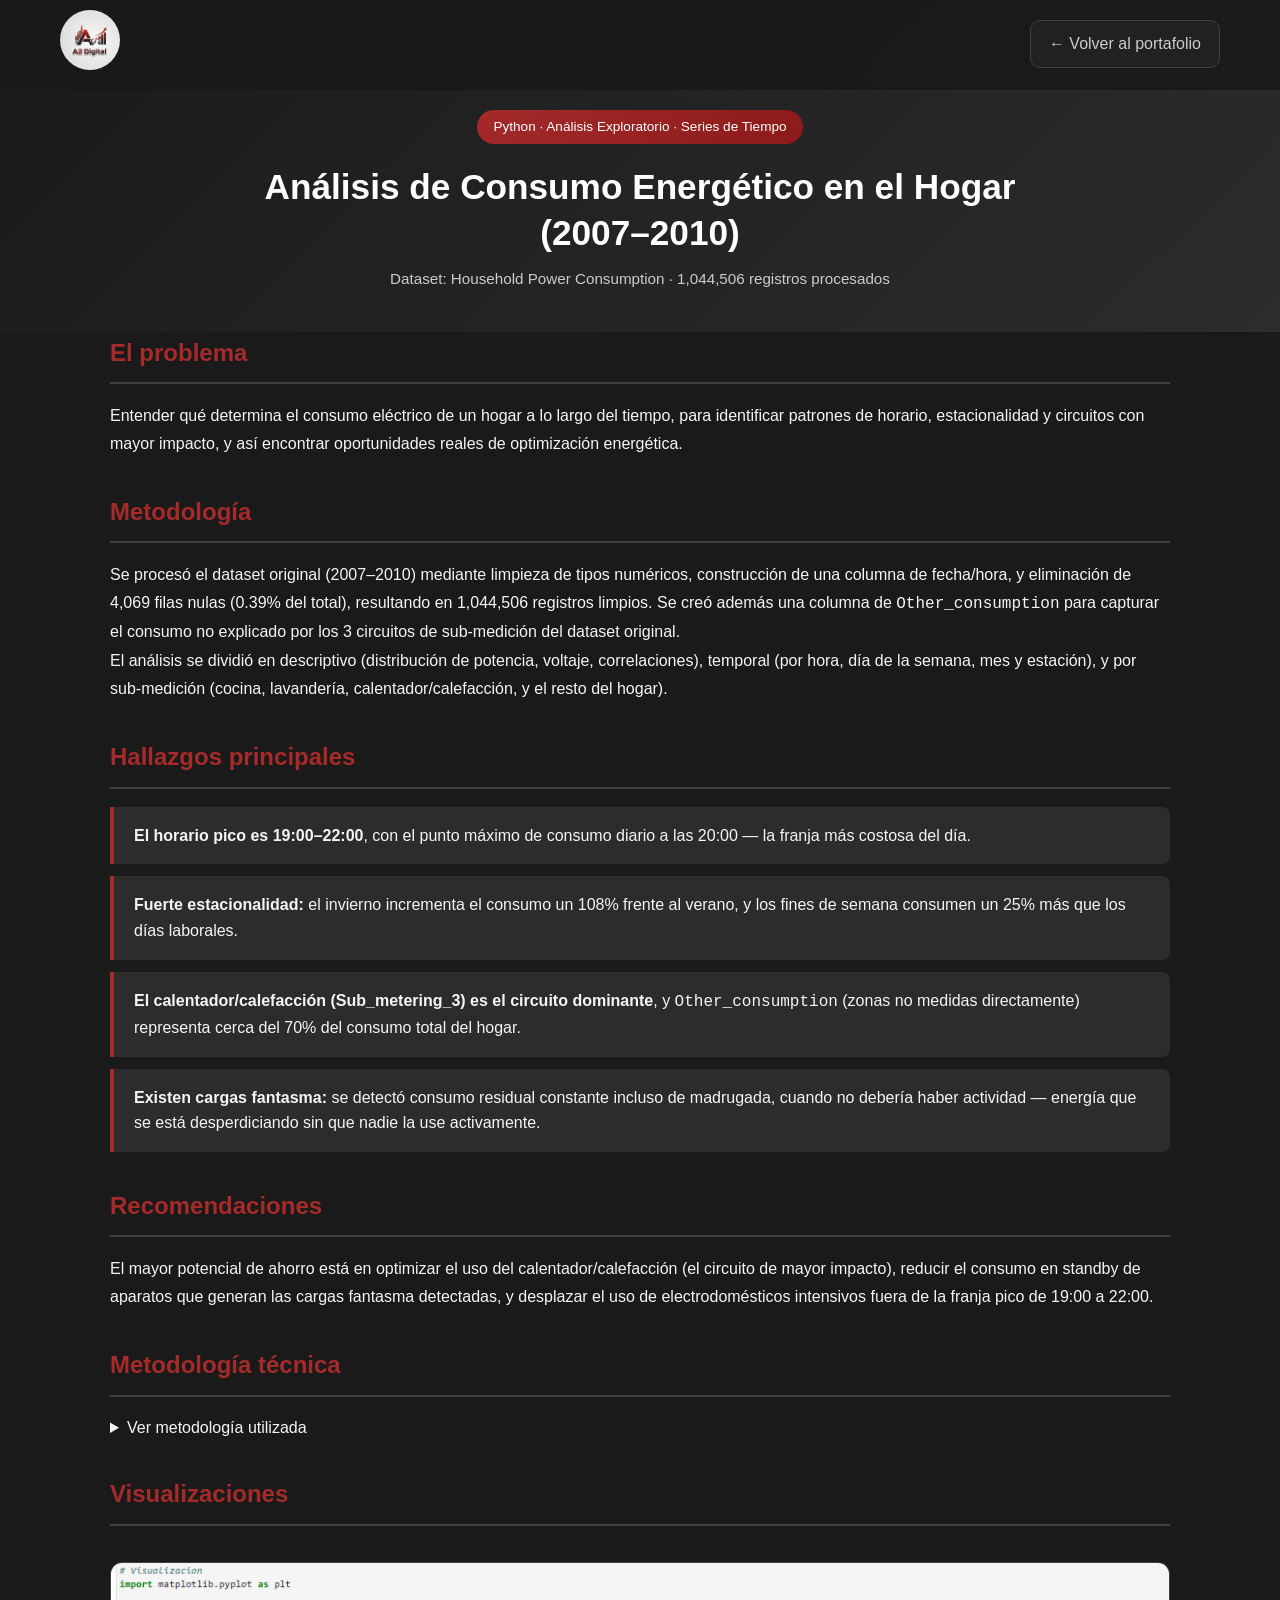
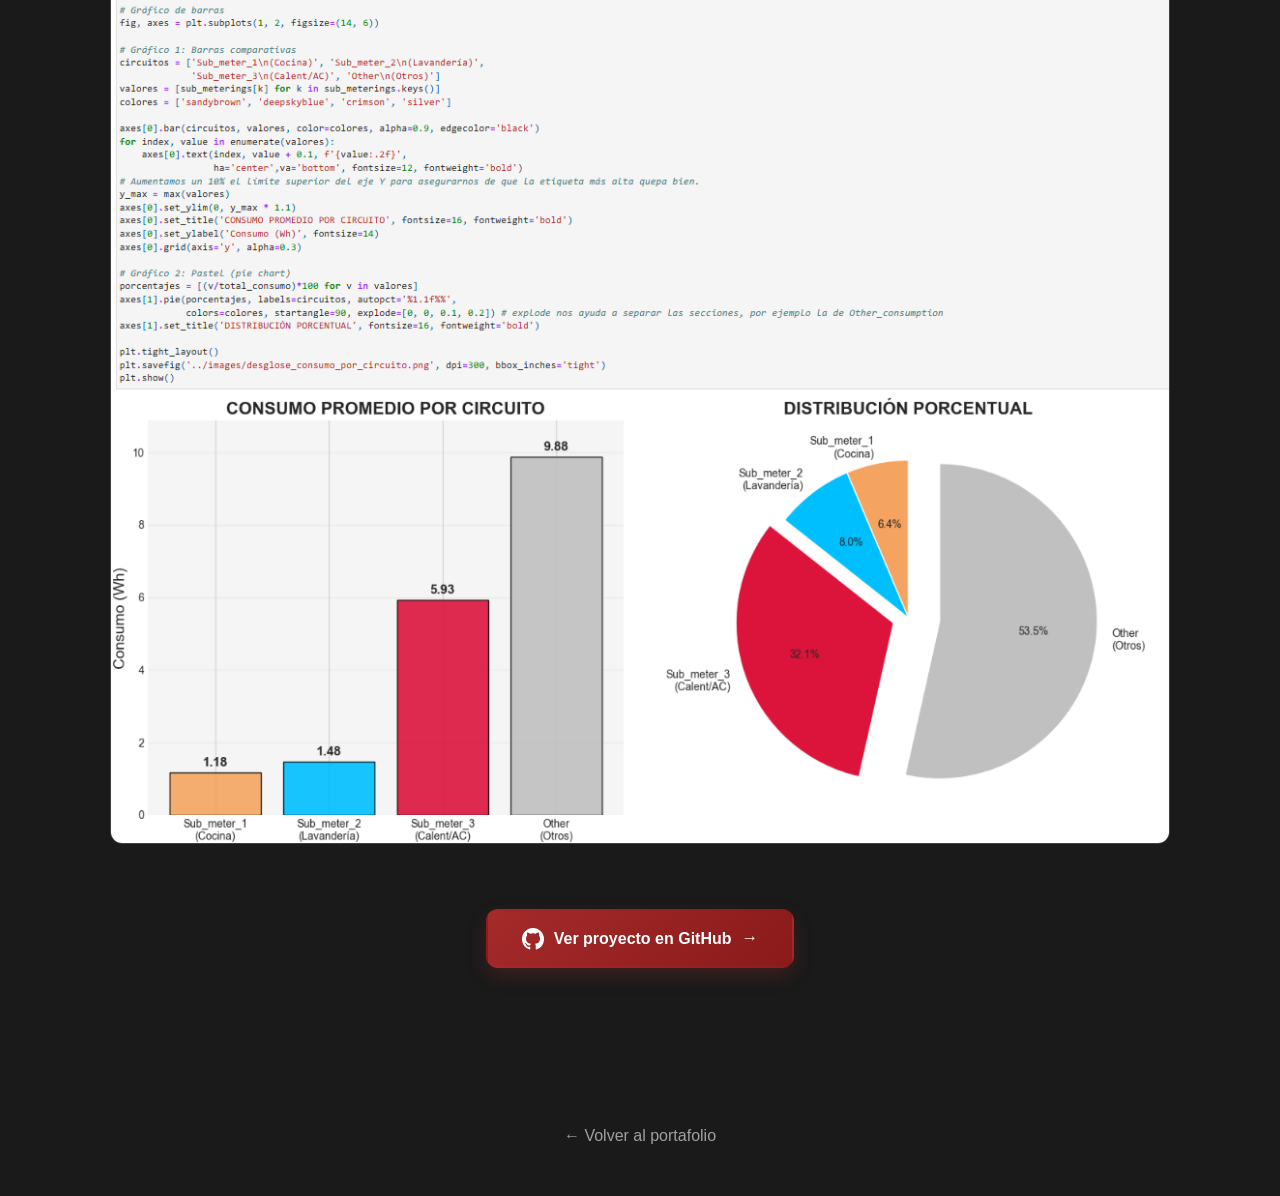
<file: project/consumo-energetico.html>
<!doctype html>
<html lang="es">
  <head>
    <meta charset="UTF-8" />
    <meta name="viewport" content="width=device-width, initial-scale=1.0" />
    <title>Análisis de Consumo Energético | Andrés Aranguren</title>
    <link rel="stylesheet" href="../assets/css/variable.css" />
    <link rel="stylesheet" href="../assets/css/case-study.css" />
  </head>
  <body>
    <nav class="navbar">
      <div class="container nav-container">
        <div class="logo">
          <img src="../assets/images/logo.png" alt="Logo" />
        </div>

        <a href="../index.html#projects" class="back-link">
          ← Volver al portafolio
        </a>
      </div>
    </nav>

    <header class="case-header">
      <div class="container">
        <span class="case-tag"
          >Python · Análisis Exploratorio · Series de Tiempo</span
        >
        <h1>Análisis de Consumo Energético en el Hogar (2007–2010)</h1>
        <p class="case-subtitle">
          Dataset: Household Power Consumption · 1,044,506 registros procesados
        </p>
      </div>
    </header>

    <main class="container case-content">
      <section class="case-section">
        <h2>El problema</h2>
        <p>
          Entender qué determina el consumo eléctrico de un hogar a lo largo del
          tiempo, para identificar patrones de horario, estacionalidad y
          circuitos con mayor impacto, y así encontrar oportunidades reales de
          optimización energética.
        </p>
      </section>

      <section class="case-section">
        <h2>Metodología</h2>
        <p>
          Se procesó el dataset original (2007–2010) mediante limpieza de tipos
          numéricos, construcción de una columna de fecha/hora, y eliminación de
          4,069 filas nulas (0.39% del total), resultando en 1,044,506 registros
          limpios. Se creó además una columna de
          <code>Other_consumption</code> para capturar el consumo no explicado
          por los 3 circuitos de sub-medición del dataset original.
        </p>
        <p>
          El análisis se dividió en descriptivo (distribución de potencia,
          voltaje, correlaciones), temporal (por hora, día de la semana, mes y
          estación), y por sub-medición (cocina, lavandería,
          calentador/calefacción, y el resto del hogar).
        </p>
      </section>

      <section class="case-section">
        <h2>Hallazgos principales</h2>
        <ul class="findings-list">
          <li>
            <strong>El horario pico es 19:00–22:00</strong>, con el punto máximo
            de consumo diario a las 20:00 — la franja más costosa del día.
          </li>
          <li>
            <strong>Fuerte estacionalidad:</strong> el invierno incrementa el
            consumo un 108% frente al verano, y los fines de semana consumen un
            25% más que los días laborales.
          </li>
          <li>
            <strong
              >El calentador/calefacción (Sub_metering_3) es el circuito
              dominante</strong
            >, y <code>Other_consumption</code> (zonas no medidas directamente)
            representa cerca del 70% del consumo total del hogar.
          </li>
          <li>
            <strong>Existen cargas fantasma:</strong> se detectó consumo
            residual constante incluso de madrugada, cuando no debería haber
            actividad — energía que se está desperdiciando sin que nadie la use
            activamente.
          </li>
        </ul>
      </section>

      <section class="case-section">
        <h2>Recomendaciones</h2>
        <p>
          El mayor potencial de ahorro está en optimizar el uso del
          calentador/calefacción (el circuito de mayor impacto), reducir el
          consumo en standby de aparatos que generan las cargas fantasma
          detectadas, y desplazar el uso de electrodomésticos intensivos fuera
          de la franja pico de 19:00 a 22:00.
        </p>
      </section>

      <section class="case-section">
        <h2>Metodología técnica</h2>

        <details>
          <summary>Ver metodología utilizada</summary>

          <br />

          <p>
            Se cargó el dataset original y se convirtieron las columnas
            numéricas a <code>float64</code>, construyendo una columna
            <code>Datetime</code>
            a partir de los campos de fecha y hora para permitir el análisis
            temporal.
          </p>

          <p>
            Se identificaron y eliminaron 4,069 filas con valores nulos (0.39%
            del total), quedando 1,044,506 registros limpios. Se creó además la
            columna <code>Other_consumption</code> restando la suma de los 3
            circuitos de sub-medición del consumo total, para poder cuantificar
            el consumo no explicado directamente por esos circuitos.
          </p>

          <p>
            El análisis combinó estadística descriptiva (distribución de
            potencia, voltaje, matriz de correlación), análisis temporal (por
            hora, día, mes y estación) y comparación entre circuitos de
            sub-medición para identificar el de mayor impacto.
          </p>
        </details>
      </section>

      <section class="case-section">
        <h2>Visualizaciones</h2>
        <img
          src="../assets/images/projects/consumo-energetico.png"
          alt="Visualizaciones de consumo energético"
          class="case-image"
        />
      </section>

      <section class="case-section case-links">
        <div class="case-actions">
          <a
            href="https://github.com/a2-digital/HouseHold_Power_Consumption.git"
            target="_blank"
            class="github-btn"
          >
            <svg
              xmlns="http://www.w3.org/2000/svg"
              width="22"
              height="22"
              fill="currentColor"
              viewBox="0 0 16 16"
            >
              <path
                d="M8 0C3.58 0 0 3.58 0 8a8.013 8.013 0 005.47 7.59c.4.07.55-.17.55-.38
                  0-.19-.01-.82-.01-1.49-2.01.37-2.53-.49-2.69-.94-.09-.23-.48-.94-.82-1.13
                  -.28-.15-.68-.52-.01-.53.63-.01 1.08.58 1.23.82.72 1.21
                  1.87.87 2.33.66.07-.52.28-.87.5-1.07-1.78-.2-3.64-.89-3.64-3.95
                  0-.87.31-1.59.82-2.15-.08-.2-.36-1.02.08-2.12
                  0 0 .67-.21 2.2.82a7.59 7.59 0 014 0c1.53-1.04
                  2.2-.82 2.2-.82.44 1.1.16 1.92.08 2.12.51.56.82
                  1.27.82 2.15 0 3.07-1.87 3.75-3.65 3.95.29.25.54.73.54
                  1.48 0 1.07-.01 1.93-.01 2.2 0 .21.15.46.55.38A8.013
                  8.013 0 0016 8c0-4.42-3.58-8-8-8z"
              />
            </svg>

            <span>Ver proyecto en GitHub</span>
          </a>
        </div>
      </section>
    </main>

    <footer class="case-footer">
      <div class="container text-center">
        <a href="../index.html#projects" class="btn-back">
          ← Volver al portafolio
        </a>
      </div>
    </footer>
  </body>
</html>
</file>
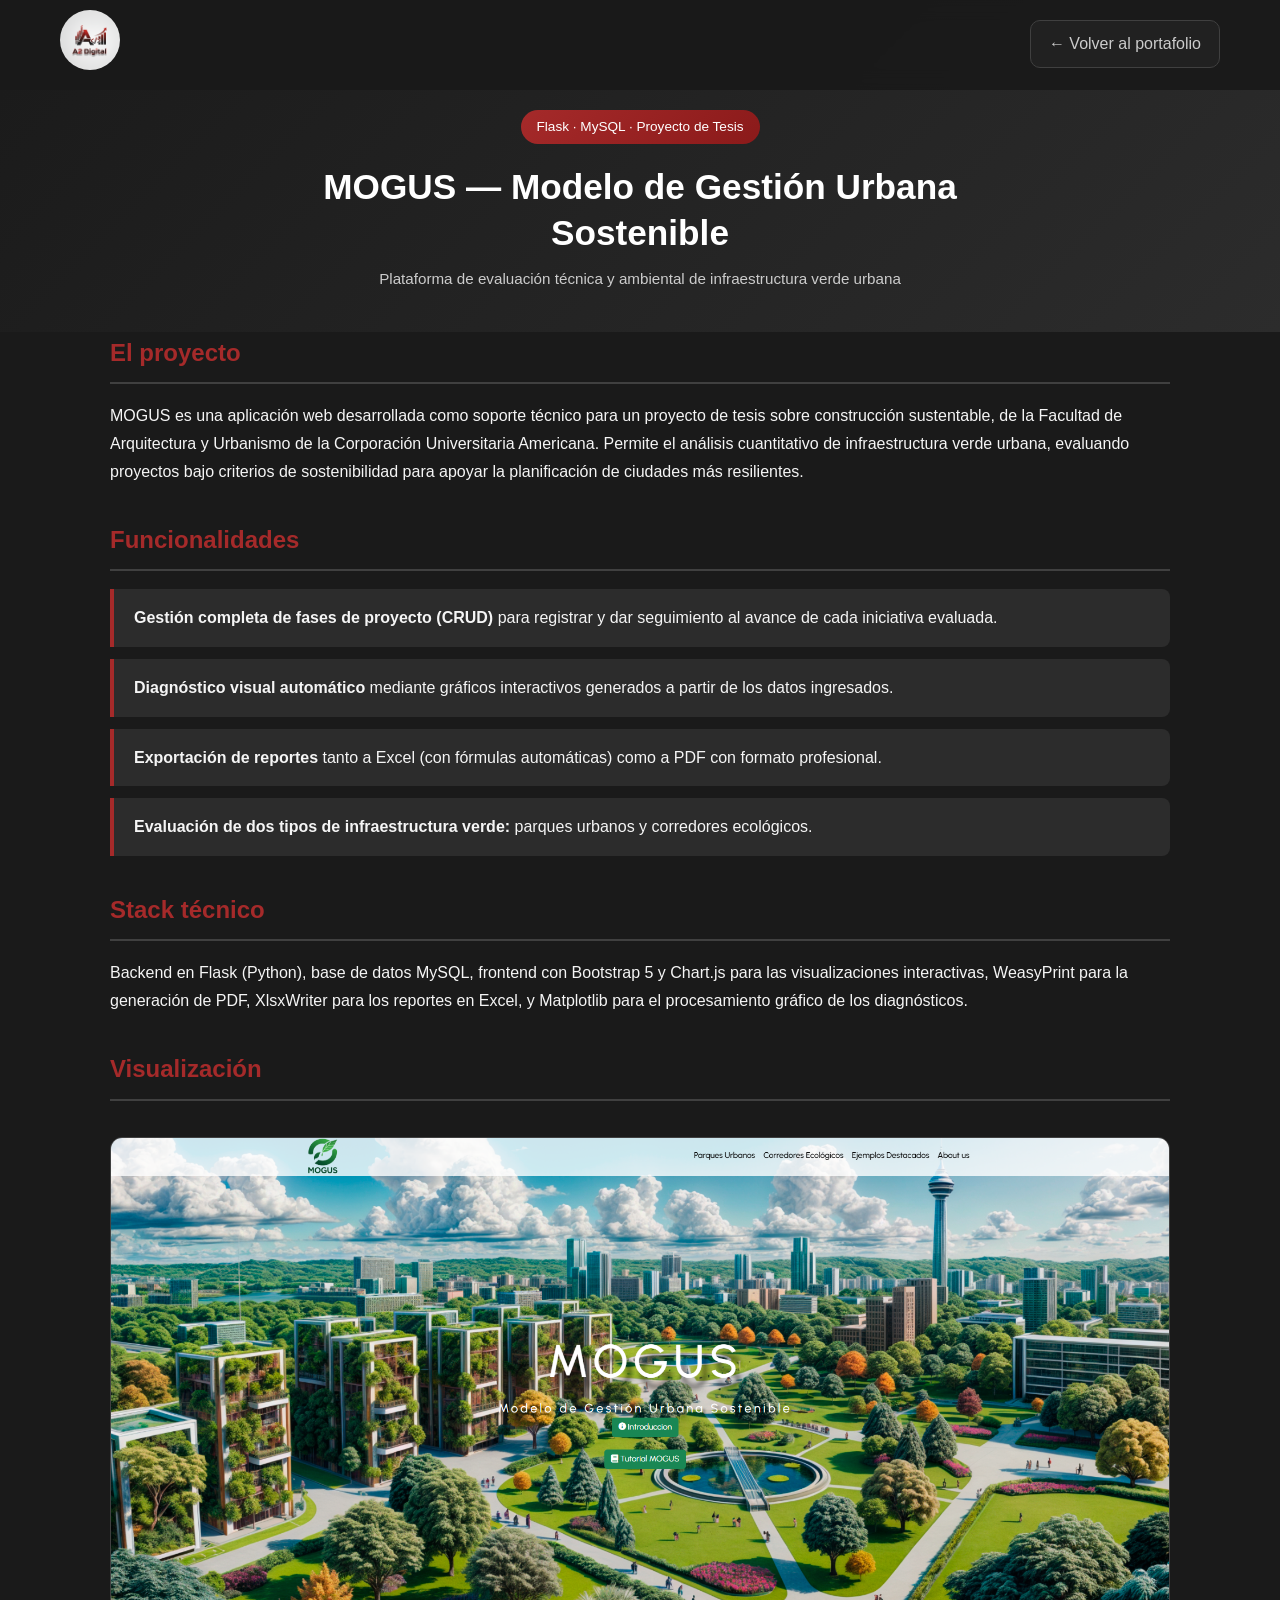
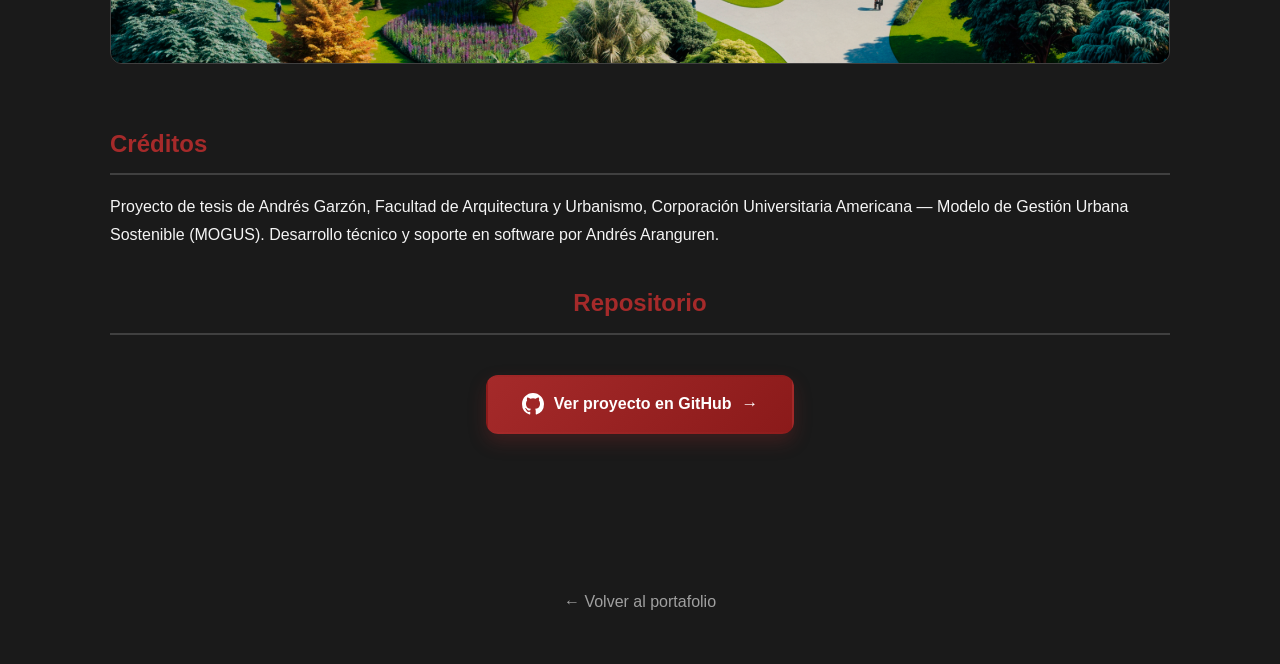
<file: project/mogus.html>
<!doctype html>
<html lang="es">
  <head>
    <meta charset="UTF-8" />
    <meta name="viewport" content="width=device-width, initial-scale=1.0" />
    <title>MOGUS | Andrés Aranguren</title>
    <link rel="stylesheet" href="../assets/css/variable.css" />
    <link rel="stylesheet" href="../assets/css/case-study.css" />
  </head>
  <body>
    <nav class="navbar">
      <div class="container nav-container">
        <div class="logo">
          <img src="../assets/images/logo.png" alt="Logo" />
        </div>

        <a href="../index.html#projects" class="back-link">
          ← Volver al portafolio
        </a>
      </div>
    </nav>

    <header class="case-header">
      <div class="container">
        <span class="case-tag">Flask · MySQL · Proyecto de Tesis</span>
        <h1>MOGUS — Modelo de Gestión Urbana Sostenible</h1>
        <p class="case-subtitle">
          Plataforma de evaluación técnica y ambiental de infraestructura verde
          urbana
        </p>
      </div>
    </header>

    <main class="container case-content">
      <section class="case-section">
        <h2>El proyecto</h2>
        <p>
          MOGUS es una aplicación web desarrollada como soporte técnico para un
          proyecto de tesis sobre construcción sustentable, de la Facultad de
          Arquitectura y Urbanismo de la Corporación Universitaria Americana.
          Permite el análisis cuantitativo de infraestructura verde urbana,
          evaluando proyectos bajo criterios de sostenibilidad para apoyar la
          planificación de ciudades más resilientes.
        </p>
      </section>

      <section class="case-section">
        <h2>Funcionalidades</h2>
        <ul class="findings-list">
          <li>
            <strong>Gestión completa de fases de proyecto (CRUD)</strong> para
            registrar y dar seguimiento al avance de cada iniciativa evaluada.
          </li>
          <li>
            <strong>Diagnóstico visual automático</strong> mediante gráficos
            interactivos generados a partir de los datos ingresados.
          </li>
          <li>
            <strong>Exportación de reportes</strong> tanto a Excel (con fórmulas
            automáticas) como a PDF con formato profesional.
          </li>
          <li>
            <strong>Evaluación de dos tipos de infraestructura verde:</strong>
            parques urbanos y corredores ecológicos.
          </li>
        </ul>
      </section>

      <section class="case-section">
        <h2>Stack técnico</h2>
        <p>
          Backend en Flask (Python), base de datos MySQL, frontend con Bootstrap
          5 y Chart.js para las visualizaciones interactivas, WeasyPrint para la
          generación de PDF, XlsxWriter para los reportes en Excel, y Matplotlib
          para el procesamiento gráfico de los diagnósticos.
        </p>
      </section>

      <section class="case-section">
        <h2>Visualización</h2>
        <img
          src="../assets/images/projects/web-mogus.png"
          alt="Plataforma MOGUS"
          class="case-image"
        />
      </section>

      <section class="case-section">
        <h2>Créditos</h2>
        <p>
          Proyecto de tesis de Andrés Garzón, Facultad de Arquitectura y
          Urbanismo, Corporación Universitaria Americana — Modelo de Gestión
          Urbana Sostenible (MOGUS). Desarrollo técnico y soporte en software
          por Andrés Aranguren.
        </p>
      </section>

      <section class="case-section case-links">
        <h2>Repositorio</h2>

        <div class="case-actions">
          <a
            href="https://github.com/a2-digital/MOGUS.git"
            target="_blank"
            class="github-btn"
          >
            <svg
              xmlns="http://www.w3.org/2000/svg"
              width="22"
              height="22"
              fill="currentColor"
              viewBox="0 0 16 16"
            >
              <path
                d="M8 0C3.58 0 0 3.58 0 8a8.013 8.013 0 005.47 7.59c.4.07.55-.17.55-.38
                  0-.19-.01-.82-.01-1.49-2.01.37-2.53-.49-2.69-.94-.09-.23-.48-.94-.82-1.13
                  -.28-.15-.68-.52-.01-.53.63-.01 1.08.58 1.23.82.72 1.21
                  1.87.87 2.33.66.07-.52.28-.87.5-1.07-1.78-.2-3.64-.89-3.64-3.95
                  0-.87.31-1.59.82-2.15-.08-.2-.36-1.02.08-2.12
                  0 0 .67-.21 2.2.82a7.59 7.59 0 014 0c1.53-1.04
                  2.2-.82 2.2-.82.44 1.1.16 1.92.08 2.12.51.56.82
                  1.27.82 2.15 0 3.07-1.87 3.75-3.65 3.95.29.25.54.73.54
                  1.48 0 1.07-.01 1.93-.01 2.2 0 .21.15.46.55.38A8.013
                  8.013 0 0016 8c0-4.42-3.58-8-8-8z"
              />
            </svg>

            <span>Ver proyecto en GitHub</span>
          </a>
        </div>
      </section>
    </main>

    <footer class="case-footer">
      <div class="container text-center">
        <a href="../index.html#projects" class="btn-back">
          ← Volver al portafolio
        </a>
      </div>
    </footer>
  </body>
</html>
</file>
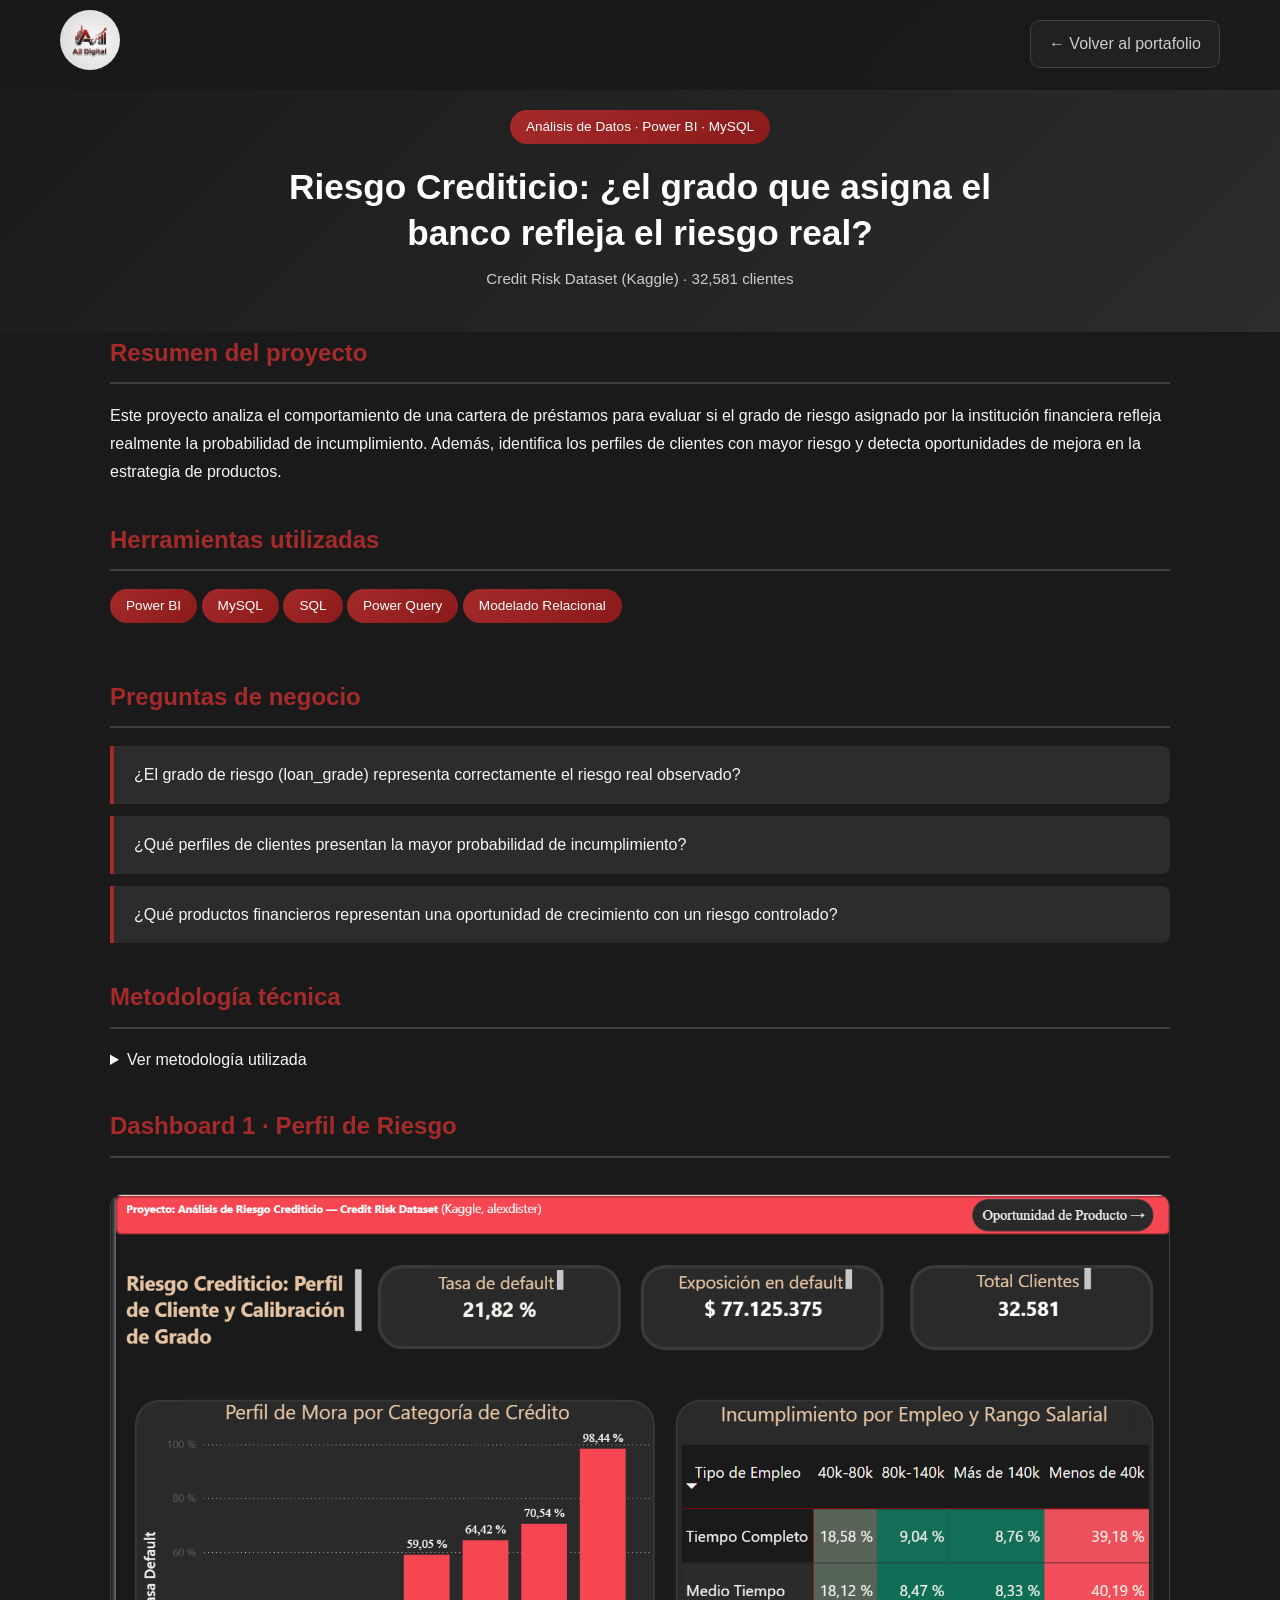
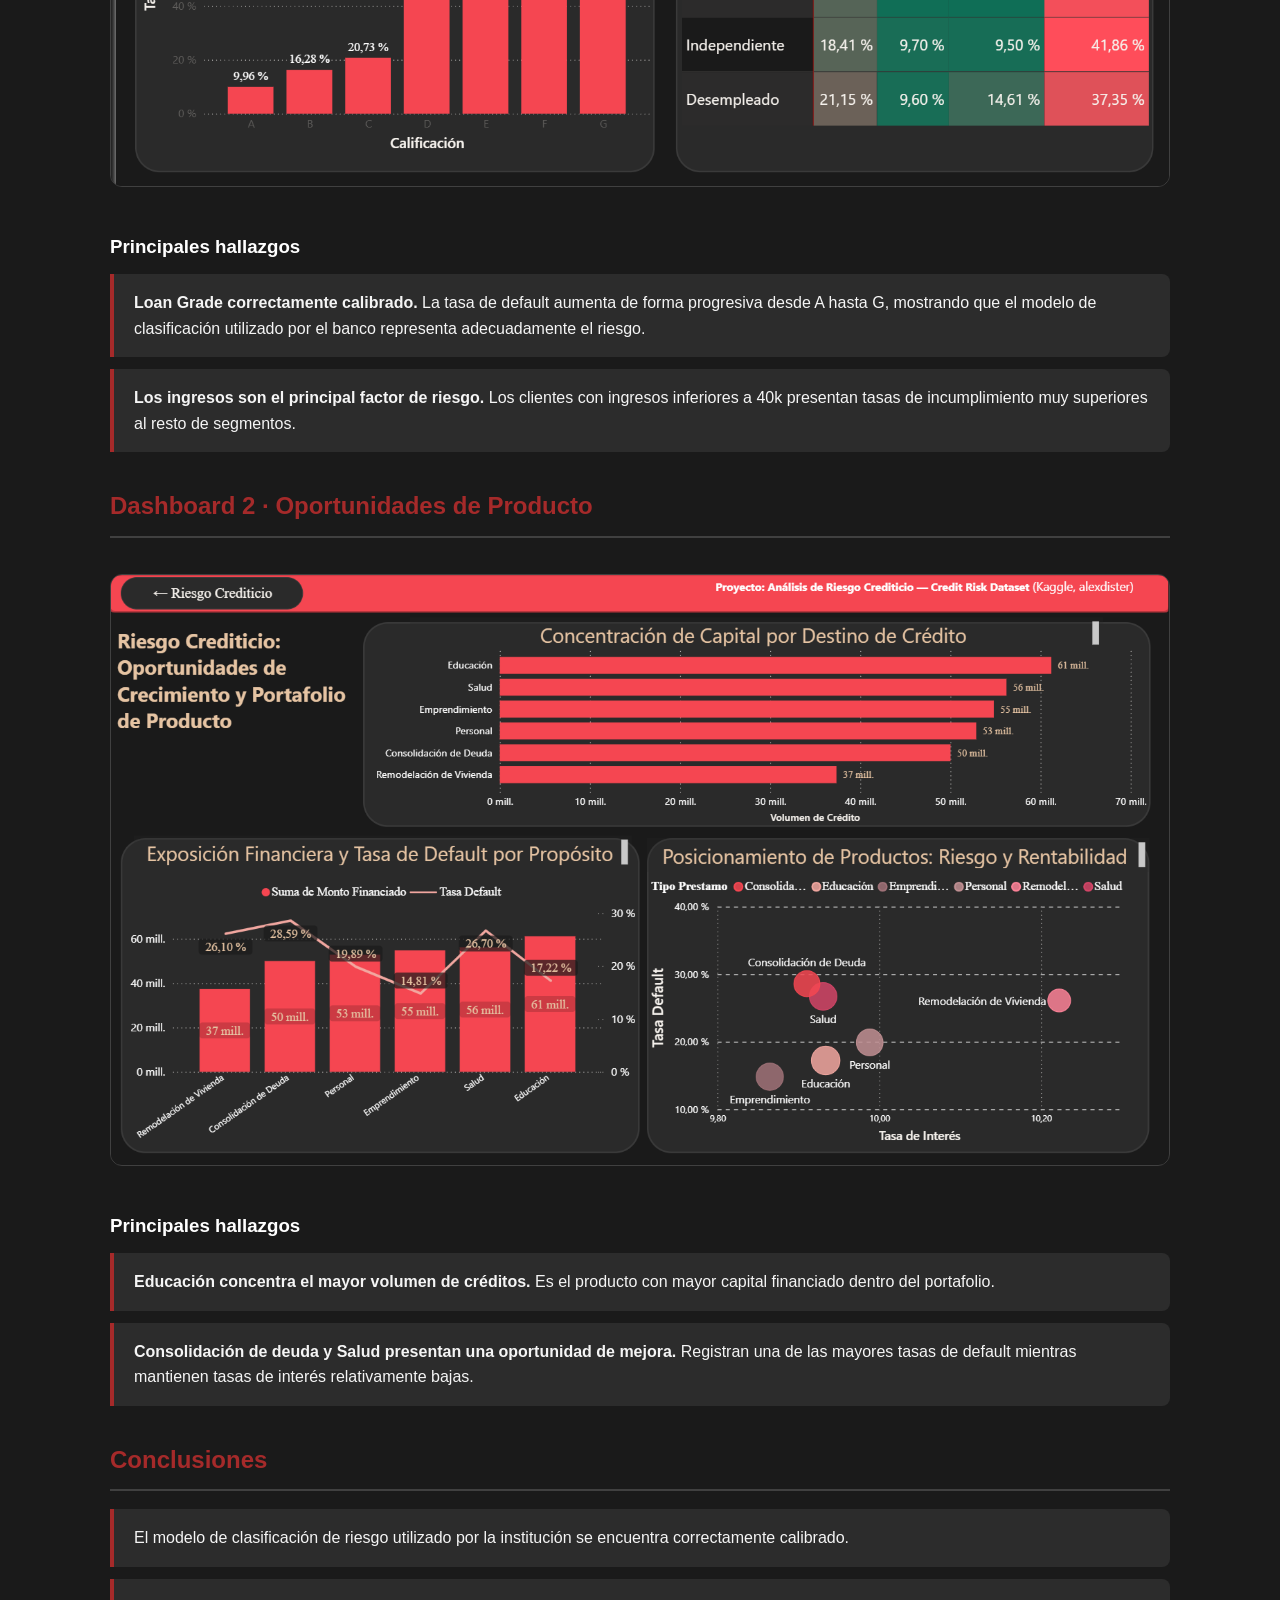
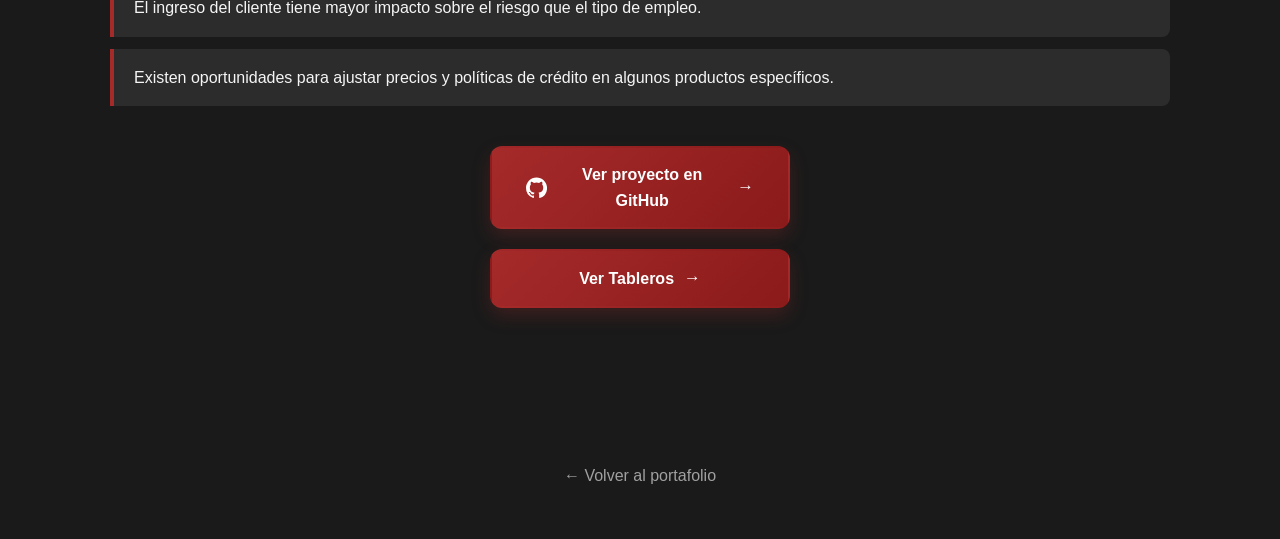
<file: project/riesgo-crediticio.html>
<!doctype html>
<html lang="es">
  <head>
    <meta charset="UTF-8" />
    <meta name="viewport" content="width=device-width, initial-scale=1.0" />
    <title>Riesgo Crediticio | Andrés Aranguren</title>
    <link rel="stylesheet" href="../assets/css/variable.css" />
    <link rel="stylesheet" href="../assets/css/case-study.css" />
  </head>

  <body>
    <nav class="navbar">
      <div class="container nav-container">
        <div class="logo">
          <img src="../assets/images/logo.png" alt="Logo" />
        </div>

        <a href="../index.html#projects" class="back-link">
          ← Volver al portafolio
        </a>
      </div>
    </nav>

    <header class="case-header">
      <div class="container">
        <span class="case-tag"> Análisis de Datos · Power BI · MySQL </span>

        <h1>
          Riesgo Crediticio: ¿el grado que asigna el banco refleja el riesgo
          real?
        </h1>

        <p class="case-subtitle">
          Credit Risk Dataset (Kaggle) · 32,581 clientes
        </p>
      </div>
    </header>

    <main class="container case-content">
      <section class="case-section">
        <h2>Resumen del proyecto</h2>

        <p>
          Este proyecto analiza el comportamiento de una cartera de préstamos
          para evaluar si el grado de riesgo asignado por la institución
          financiera refleja realmente la probabilidad de incumplimiento.
          Además, identifica los perfiles de clientes con mayor riesgo y detecta
          oportunidades de mejora en la estrategia de productos.
        </p>
      </section>

      <section class="case-section">
        <h2>Herramientas utilizadas</h2>

        <div class="tech-stack">
          <span class="case-tag">Power BI</span>

          <span class="case-tag">MySQL</span>

          <span class="case-tag">SQL</span>

          <span class="case-tag">Power Query</span>

          <span class="case-tag">Modelado Relacional</span>
        </div>
      </section>

      <section class="case-section">
        <h2>Preguntas de negocio</h2>

        <ul class="findings-list">
          <li>
            ¿El grado de riesgo (loan_grade) representa correctamente el riesgo
            real observado?
          </li>

          <li>
            ¿Qué perfiles de clientes presentan la mayor probabilidad de
            incumplimiento?
          </li>

          <li>
            ¿Qué productos financieros representan una oportunidad de
            crecimiento con un riesgo controlado?
          </li>
        </ul>
      </section>

      <section class="case-section">
        <h2>Metodología técnica</h2>

        <details>
          <summary>Ver metodología utilizada</summary>

          <br />

          <p>
            Se construyó un modelo relacional en MySQL compuesto por dos tablas
            (Cliente y Ubicación), normalizando únicamente la información
            geográfica tras validar que cada cliente poseía un único préstamo
            asociado.
          </p>

          <p>
            El proceso ETL incluyó una tabla staging, auditorías mediante LEFT
            JOIN y validaciones de integridad referencial antes de la carga
            definitiva.
          </p>
        </details>
      </section>

      <section class="case-section">
        <h2>Dashboard 1 · Perfil de Riesgo</h2>

        <img
          class="case-image"
          src="../assets/images/projects/riesgo-dashboard.png"
          alt="Dashboard Perfil Riesgo"
        />

        <h3>Principales hallazgos</h3>

        <ul class="findings-list">
          <li>
            <strong>Loan Grade correctamente calibrado.</strong>

            La tasa de default aumenta de forma progresiva desde A hasta G,
            mostrando que el modelo de clasificación utilizado por el banco
            representa adecuadamente el riesgo.
          </li>

          <li>
            <strong>Los ingresos son el principal factor de riesgo.</strong>

            Los clientes con ingresos inferiores a 40k presentan tasas de
            incumplimiento muy superiores al resto de segmentos.
          </li>
        </ul>
      </section>

      <section class="case-section">
        <h2>Dashboard 2 · Oportunidades de Producto</h2>

        <img
          class="case-image"
          src="../assets/images/projects/riesgo-dashboard2.png"
          alt="Dashboard Productos"
        />

        <h3>Principales hallazgos</h3>

        <ul class="findings-list">
          <li>
            <strong>Educación concentra el mayor volumen de créditos.</strong>

            Es el producto con mayor capital financiado dentro del portafolio.
          </li>

          <li>
            <strong
              >Consolidación de deuda y Salud presentan una oportunidad de
              mejora.</strong
            >

            Registran una de las mayores tasas de default mientras mantienen
            tasas de interés relativamente bajas.
          </li>
        </ul>
      </section>

      <section class="case-section">
        <h2>Conclusiones</h2>

        <ul class="findings-list">
          <li>
            El modelo de clasificación de riesgo utilizado por la institución se
            encuentra correctamente calibrado.
          </li>

          <li>
            El ingreso del cliente tiene mayor impacto sobre el riesgo que el
            tipo de empleo.
          </li>

          <li>
            Existen oportunidades para ajustar precios y políticas de crédito en
            algunos productos específicos.
          </li>
        </ul>
      </section>

      <section class="case-section case-links">
        <div class="case-actions">
          <div class="btn-content">
            <a
              href="https://github.com/a2-digital/riesgo-crediticio-analisis.git"
              target="_blank"
              class="github-btn"
            >
              <svg
                xmlns="http://www.w3.org/2000/svg"
                width="22"
                height="22"
                fill="currentColor"
                viewBox="0 0 16 16"
              >
                <path
                  d="M8 0C3.58 0 0 3.58 0 8a8.013 8.013 0 005.47 7.59c.4.07.55-.17.55-.38
                  0-.19-.01-.82-.01-1.49-2.01.37-2.53-.49-2.69-.94-.09-.23-.48-.94-.82-1.13
                  -.28-.15-.68-.52-.01-.53.63-.01 1.08.58 1.23.82.72 1.21
                  1.87.87 2.33.66.07-.52.28-.87.5-1.07-1.78-.2-3.64-.89-3.64-3.95
                  0-.87.31-1.59.82-2.15-.08-.2-.36-1.02.08-2.12
                  0 0 .67-.21 2.2.82a7.59 7.59 0 014 0c1.53-1.04
                  2.2-.82 2.2-.82.44 1.1.16 1.92.08 2.12.51.56.82
                  1.27.82 2.15 0 3.07-1.87 3.75-3.65 3.95.29.25.54.73.54
                  1.48 0 1.07-.01 1.93-.01 2.2 0 .21.15.46.55.38A8.013
                  8.013 0 0016 8c0-4.42-3.58-8-8-8z"
                />
              </svg>

              <span>Ver proyecto en GitHub</span>
            </a>

            <a
              href="https://app.powerbi.com/view?r=eyJrIjoiMjY0MGIwMTUtM2Y1Yy00MDNjLWIzZGYtODM3NzIwNGZlY2MwIiwidCI6IjJlYzk4MWZiLTkyODMtNDNhMC05YTM5LTMzMzJmYzU0ZDc3NCIsImMiOjR9"
              target="_blank"
              class="github-btn"
            >
              <span>Ver Tableros</span>
            </a>
          </div>
        </div>
      </section>
    </main>

    <footer class="case-footer">
      <div class="container text-center">
        <a href="../index.html#projects" class="btn-back">
          ← Volver al portafolio
        </a>
      </div>
    </footer>
  </body>
</html>
</file>
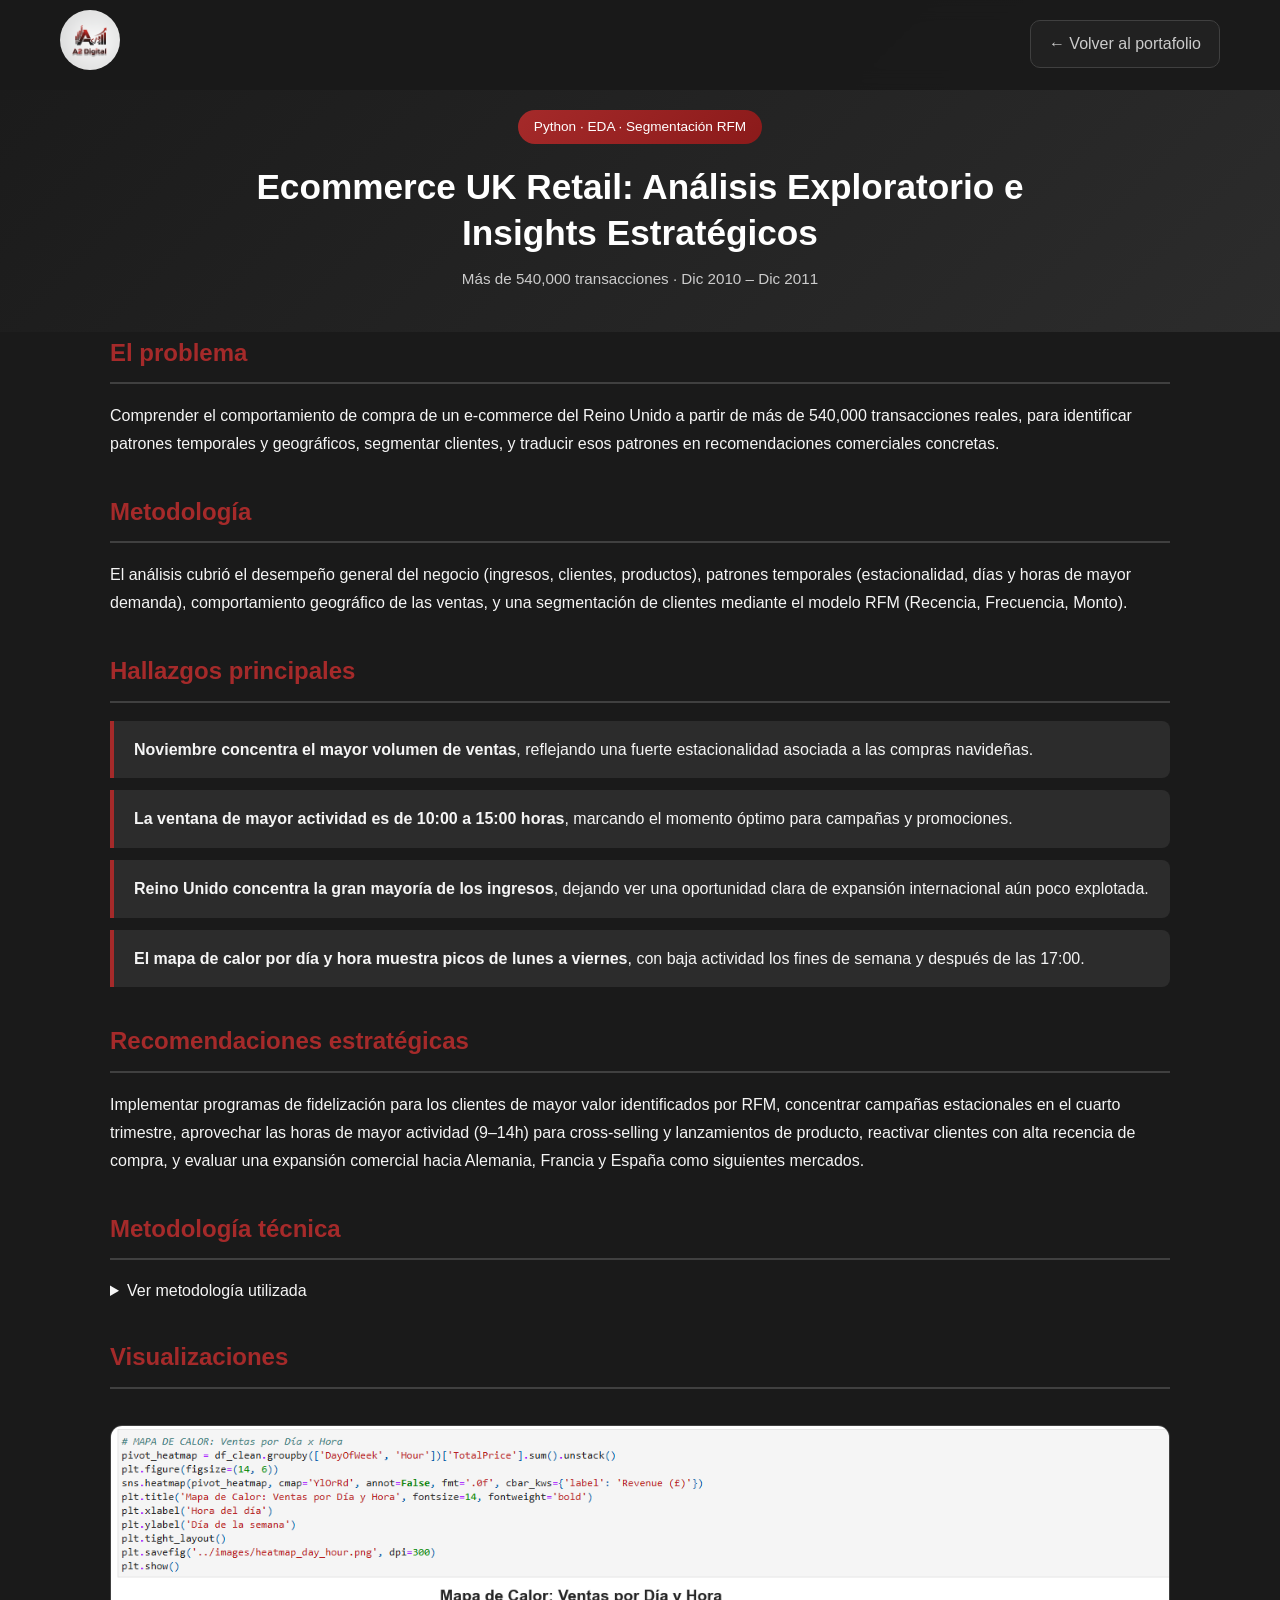
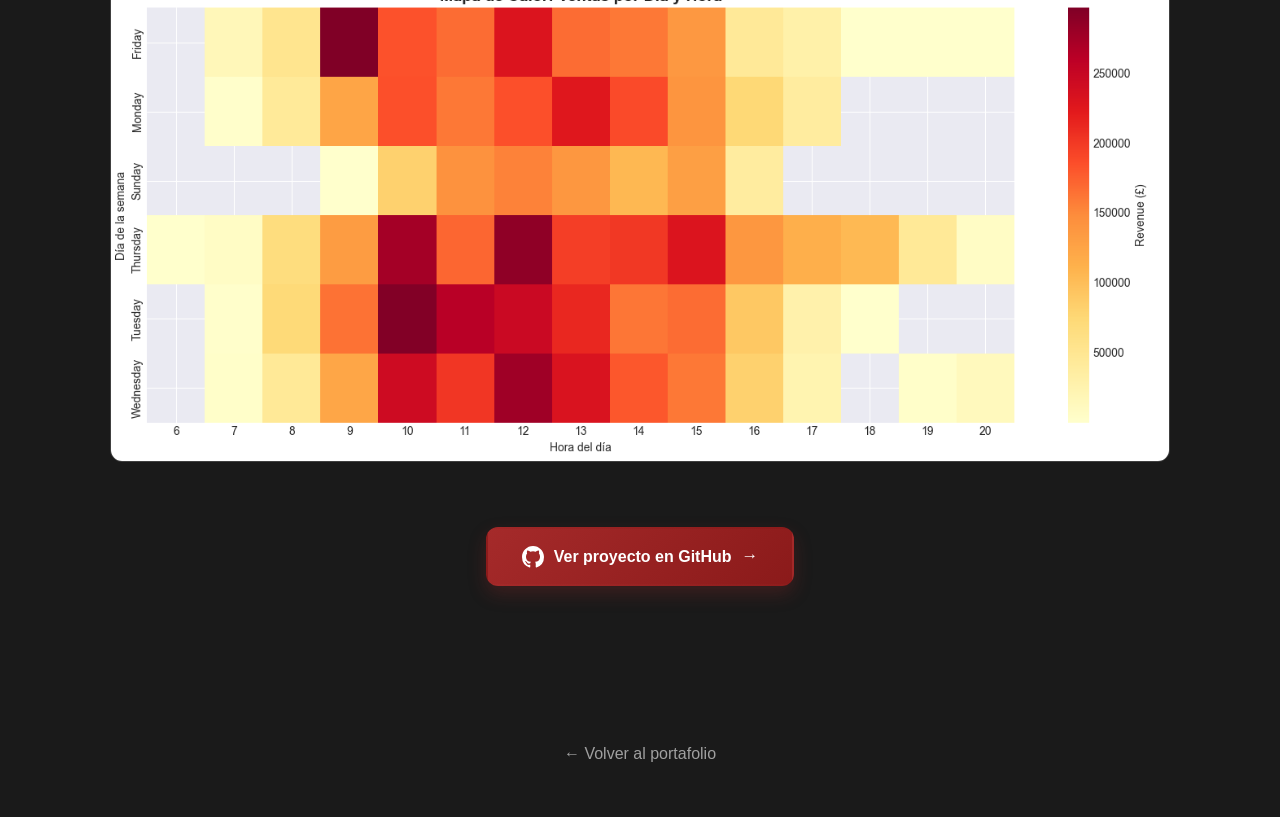
<file: project/ventas-ecommerce.html>
<!doctype html>
<html lang="es">
  <head>
    <meta charset="UTF-8" />
    <meta name="viewport" content="width=device-width, initial-scale=1.0" />
    <title>Análisis de Ventas E-commerce | Andrés Aranguren</title>
    <link rel="stylesheet" href="../assets/css/variable.css" />
    <link rel="stylesheet" href="../assets/css/case-study.css" />
  </head>
  <body>
    <nav class="navbar">
      <div class="container nav-container">
        <div class="logo">
          <img src="../assets/images/logo.png" alt="Logo" />
        </div>

        <a href="../index.html#projects" class="back-link">
          ← Volver al portafolio
        </a>
      </div>
    </nav>

    <header class="case-header">
      <div class="container">
        <span class="case-tag">Python · EDA · Segmentación RFM</span>
        <h1>
          Ecommerce UK Retail: Análisis Exploratorio e Insights Estratégicos
        </h1>
        <p class="case-subtitle">
          Más de 540,000 transacciones · Dic 2010 – Dic 2011
        </p>
      </div>
    </header>

    <main class="container case-content">
      <section class="case-section">
        <h2>El problema</h2>
        <p>
          Comprender el comportamiento de compra de un e-commerce del Reino
          Unido a partir de más de 540,000 transacciones reales, para
          identificar patrones temporales y geográficos, segmentar clientes, y
          traducir esos patrones en recomendaciones comerciales concretas.
        </p>
      </section>

      <section class="case-section">
        <h2>Metodología</h2>
        <p>
          El análisis cubrió el desempeño general del negocio (ingresos,
          clientes, productos), patrones temporales (estacionalidad, días y
          horas de mayor demanda), comportamiento geográfico de las ventas, y
          una segmentación de clientes mediante el modelo RFM (Recencia,
          Frecuencia, Monto).
        </p>
      </section>

      <section class="case-section">
        <h2>Hallazgos principales</h2>
        <ul class="findings-list">
          <li>
            <strong>Noviembre concentra el mayor volumen de ventas</strong>,
            reflejando una fuerte estacionalidad asociada a las compras
            navideñas.
          </li>
          <li>
            <strong
              >La ventana de mayor actividad es de 10:00 a 15:00 horas</strong
            >, marcando el momento óptimo para campañas y promociones.
          </li>
          <li>
            <strong
              >Reino Unido concentra la gran mayoría de los ingresos</strong
            >, dejando ver una oportunidad clara de expansión internacional aún
            poco explotada.
          </li>
          <li>
            <strong
              >El mapa de calor por día y hora muestra picos de lunes a
              viernes</strong
            >, con baja actividad los fines de semana y después de las 17:00.
          </li>
        </ul>
      </section>

      <section class="case-section">
        <h2>Recomendaciones estratégicas</h2>
        <p>
          Implementar programas de fidelización para los clientes de mayor valor
          identificados por RFM, concentrar campañas estacionales en el cuarto
          trimestre, aprovechar las horas de mayor actividad (9–14h) para
          cross-selling y lanzamientos de producto, reactivar clientes con alta
          recencia de compra, y evaluar una expansión comercial hacia Alemania,
          Francia y España como siguientes mercados.
        </p>
      </section>

      <section class="case-section">
        <h2>Metodología técnica</h2>

        <details>
          <summary>Ver metodología utilizada</summary>

          <br />

          <p>
            Se procesaron más de 540,000 transacciones con Python (pandas y
            NumPy), separando el análisis en tres frentes: desempeño general del
            negocio, patrones temporales/geográficos, y segmentación de
            clientes.
          </p>

          <p>
            La segmentación se construyó con el modelo <strong>RFM</strong>
            (Recencia, Frecuencia, Monto): para cada cliente se calculó cuánto
            tiempo ha pasado desde su última compra, cuántas compras ha hecho en
            total, y cuánto ha gastado — combinando las tres métricas para
            identificar los segmentos de mayor valor y los clientes con riesgo
            de inactividad.
          </p>

          <p>
            Las visualizaciones (heatmap de ventas por día/hora, series
            temporales, distribución geográfica) se construyeron con Matplotlib
            y Seaborn, documentado todo en un Jupyter Notebook.
          </p>
        </details>
      </section>

      <section class="case-section">
        <h2>Visualizaciones</h2>
        <img
          src="../assets/images/projects/ventas-ecommerce.png"
          alt="Mapa de calor de ventas por día y hora"
          class="case-image"
        />
      </section>

      <section class="case-section case-links">
        <div class="case-actions">
          <a
            href="https://github.com/a2-digital/ecommerce-uk-retail-data-project.git"
            target="_blank"
            class="github-btn"
          >
            <svg
              xmlns="http://www.w3.org/2000/svg"
              width="22"
              height="22"
              fill="currentColor"
              viewBox="0 0 16 16"
            >
              <path
                d="M8 0C3.58 0 0 3.58 0 8a8.013 8.013 0 005.47 7.59c.4.07.55-.17.55-.38
                  0-.19-.01-.82-.01-1.49-2.01.37-2.53-.49-2.69-.94-.09-.23-.48-.94-.82-1.13
                  -.28-.15-.68-.52-.01-.53.63-.01 1.08.58 1.23.82.72 1.21
                  1.87.87 2.33.66.07-.52.28-.87.5-1.07-1.78-.2-3.64-.89-3.64-3.95
                  0-.87.31-1.59.82-2.15-.08-.2-.36-1.02.08-2.12
                  0 0 .67-.21 2.2.82a7.59 7.59 0 014 0c1.53-1.04
                  2.2-.82 2.2-.82.44 1.1.16 1.92.08 2.12.51.56.82
                  1.27.82 2.15 0 3.07-1.87 3.75-3.65 3.95.29.25.54.73.54
                  1.48 0 1.07-.01 1.93-.01 2.2 0 .21.15.46.55.38A8.013
                  8.013 0 0016 8c0-4.42-3.58-8-8-8z"
              />
            </svg>

            <span>Ver proyecto en GitHub</span>
          </a>
        </div>
      </section>
    </main>

    <footer class="case-footer">
      <div class="container text-center">
        <a href="../index.html#projects" class="btn-back">
          ← Volver al portafolio
        </a>
      </div>
    </footer>
  </body>
</html>
</file>
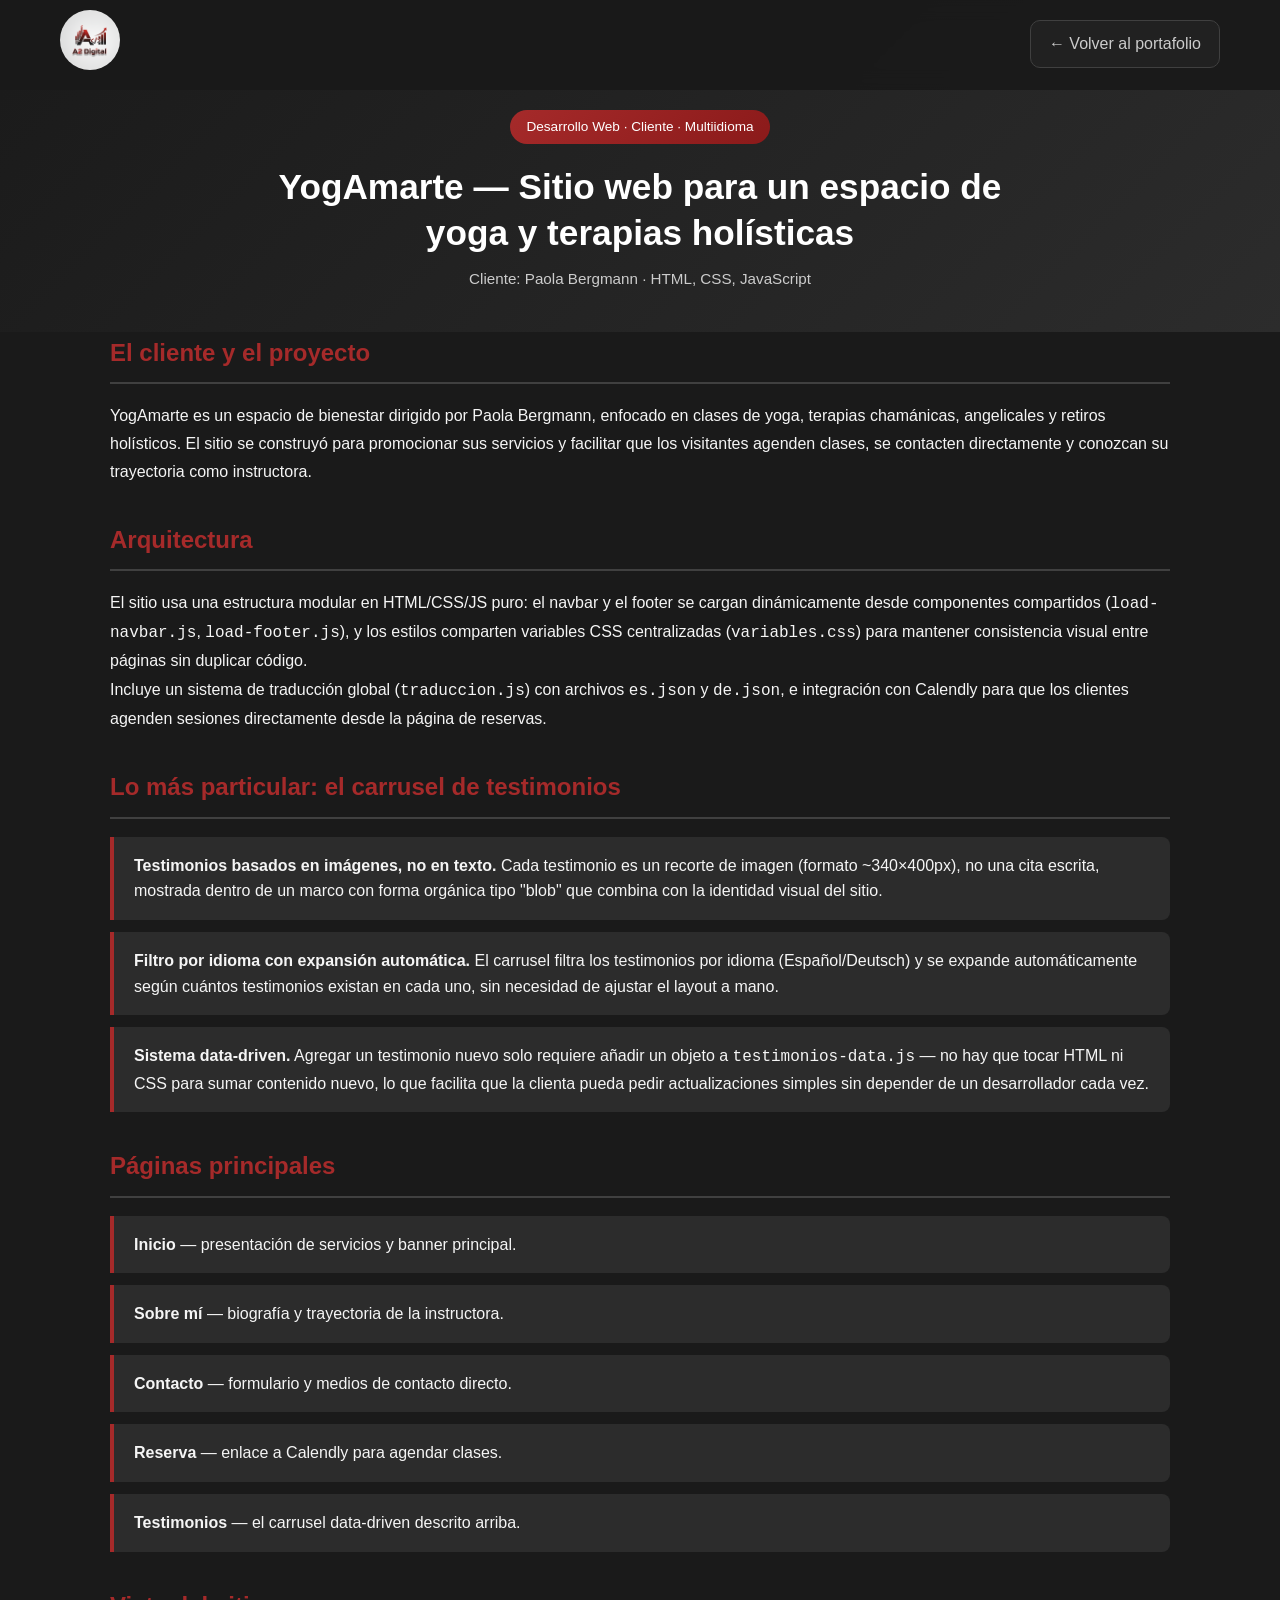
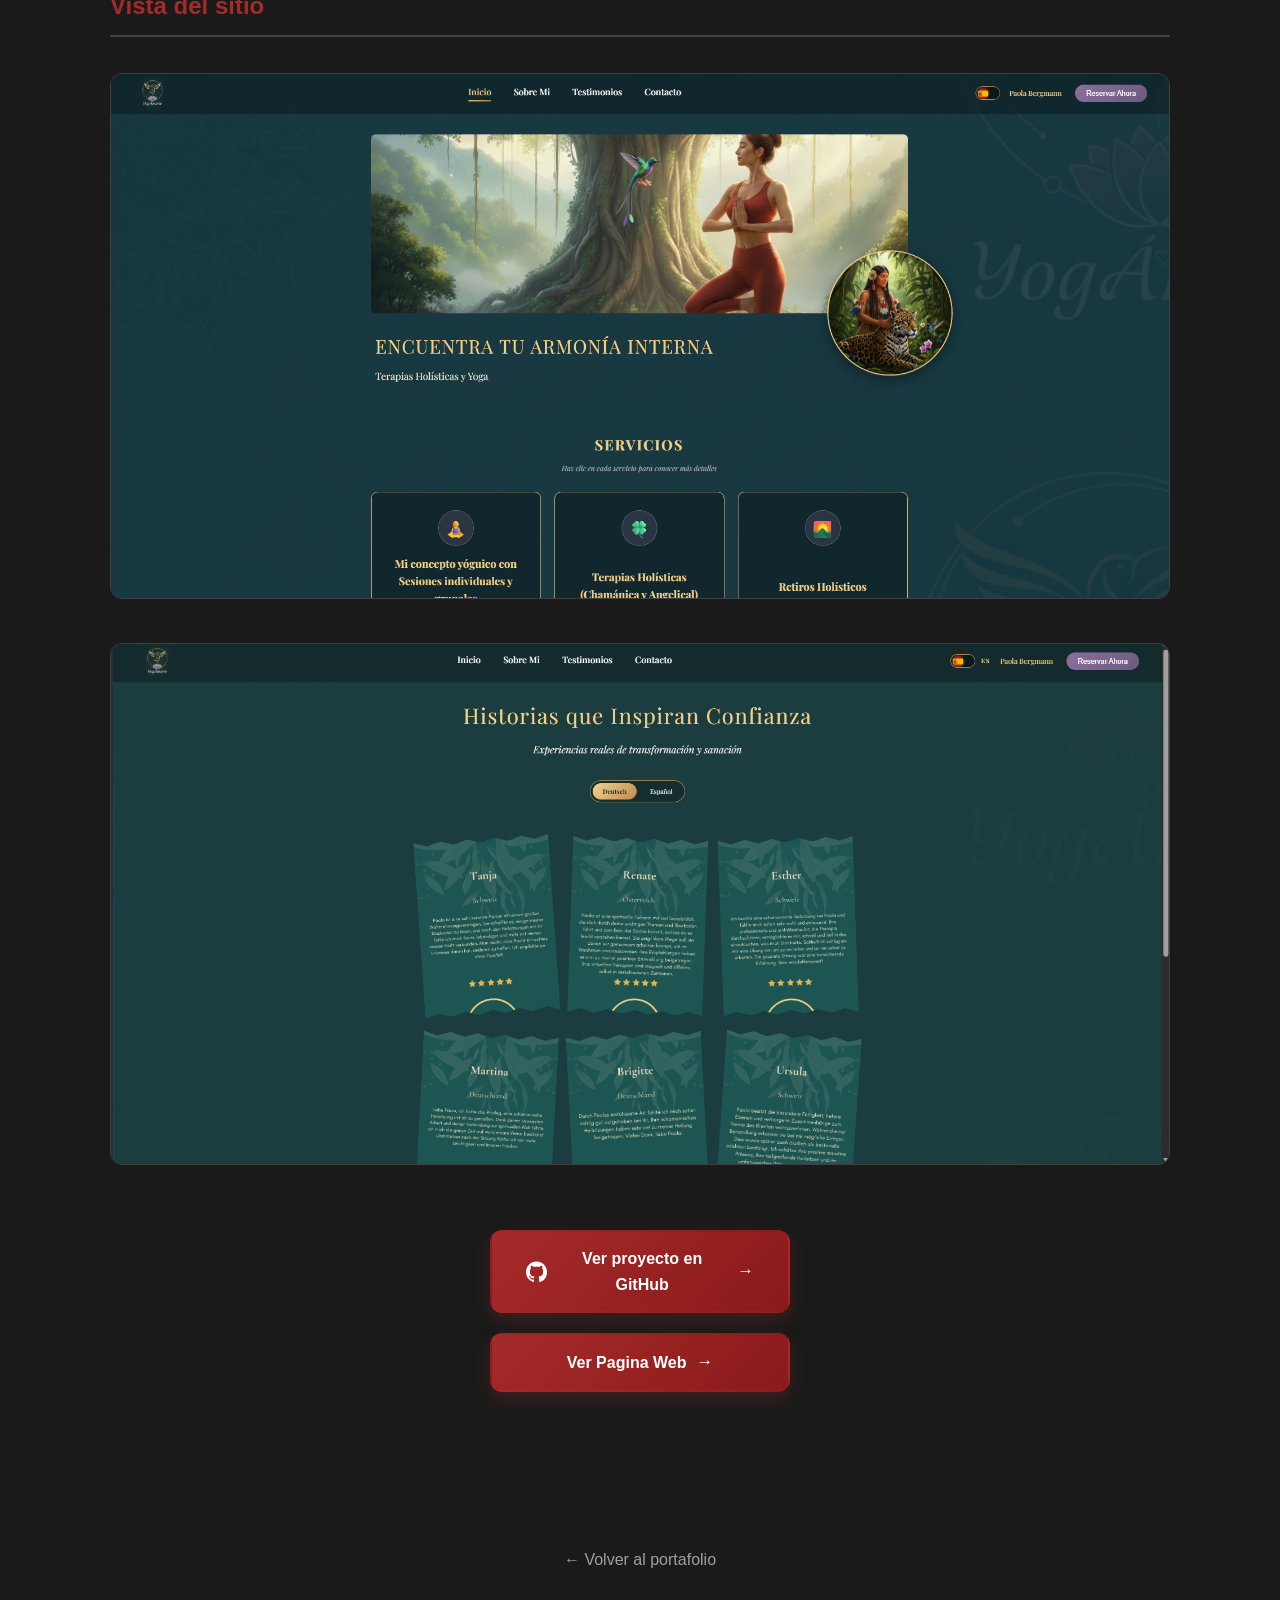
<file: project/yogamarte.html>
<!doctype html>
<html lang="es">
  <head>
    <meta charset="UTF-8" />
    <meta name="viewport" content="width=device-width, initial-scale=1.0" />
    <title>YogAmarte | Andrés Aranguren</title>
    <link rel="stylesheet" href="../assets/css/variable.css" />
    <link rel="stylesheet" href="../assets/css/case-study.css" />
  </head>
  <body>
    <nav class="navbar">
      <div class="container nav-container">
        <div class="logo">
          <img src="../assets/images/logo.png" alt="Logo" />
        </div>

        <a href="../index.html#projects" class="back-link">
          ← Volver al portafolio
        </a>
      </div>
    </nav>

    <header class="case-header">
      <div class="container">
        <span class="case-tag">Desarrollo Web · Cliente · Multiidioma</span>
        <h1>
          YogAmarte — Sitio web para un espacio de yoga y terapias holísticas
        </h1>
        <p class="case-subtitle">
          Cliente: Paola Bergmann · HTML, CSS, JavaScript
        </p>
      </div>
    </header>

    <main class="container case-content">
      <section class="case-section">
        <h2>El cliente y el proyecto</h2>
        <p>
          YogAmarte es un espacio de bienestar dirigido por Paola Bergmann,
          enfocado en clases de yoga, terapias chamánicas, angelicales y retiros
          holísticos. El sitio se construyó para promocionar sus servicios y
          facilitar que los visitantes agenden clases, se contacten directamente
          y conozcan su trayectoria como instructora.
        </p>
      </section>

      <section class="case-section">
        <h2>Arquitectura</h2>
        <p>
          El sitio usa una estructura modular en HTML/CSS/JS puro: el navbar y
          el footer se cargan dinámicamente desde componentes compartidos
          (<code>load-navbar.js</code>,
          <code>load-footer.js</code>), y los estilos comparten variables CSS
          centralizadas (<code>variables.css</code>) para mantener consistencia
          visual entre páginas sin duplicar código.
        </p>
        <p>
          Incluye un sistema de traducción global (<code>traduccion.js</code>)
          con archivos
          <code>es.json</code> y <code>de.json</code>, e integración con
          Calendly para que los clientes agenden sesiones directamente desde la
          página de reservas.
        </p>
      </section>

      <section class="case-section">
        <h2>Lo más particular: el carrusel de testimonios</h2>
        <ul class="findings-list">
          <li>
            <strong>Testimonios basados en imágenes, no en texto.</strong> Cada
            testimonio es un recorte de imagen (formato ~340×400px), no una cita
            escrita, mostrada dentro de un marco con forma orgánica tipo "blob"
            que combina con la identidad visual del sitio.
          </li>
          <li>
            <strong>Filtro por idioma con expansión automática.</strong> El
            carrusel filtra los testimonios por idioma (Español/Deutsch) y se
            expande automáticamente según cuántos testimonios existan en cada
            uno, sin necesidad de ajustar el layout a mano.
          </li>
          <li>
            <strong>Sistema data-driven.</strong> Agregar un testimonio nuevo
            solo requiere añadir un objeto a <code>testimonios-data.js</code> —
            no hay que tocar HTML ni CSS para sumar contenido nuevo, lo que
            facilita que la clienta pueda pedir actualizaciones simples sin
            depender de un desarrollador cada vez.
          </li>
        </ul>
      </section>

      <section class="case-section">
        <h2>Páginas principales</h2>
        <ul class="findings-list">
          <li>
            <strong>Inicio</strong> — presentación de servicios y banner
            principal.
          </li>
          <li>
            <strong>Sobre mí</strong> — biografía y trayectoria de la
            instructora.
          </li>
          <li>
            <strong>Contacto</strong> — formulario y medios de contacto directo.
          </li>
          <li>
            <strong>Reserva</strong> — enlace a Calendly para agendar clases.
          </li>
          <li>
            <strong>Testimonios</strong> — el carrusel data-driven descrito
            arriba.
          </li>
        </ul>
      </section>

      <section class="case-section">
        <h2>Vista del sitio</h2>
        <img
          src="../assets/images/projects/web-servicios.png"
          alt="Sitio web YogAmarte"
          class="case-image"
        />
        <img
          src="../assets/images/projects/web-servicios-testimonios.png"
          alt="Sitio web YogAmarte"
          class="case-image"
        />
      </section>

      <section class="case-section case-links">
        <div class="case-actions">
          <div class="btn-content">
            <a
              href="https://github.com/a2-digital/YogAmarte.git"
              target="_blank"
              class="github-btn"
            >
              <svg
                xmlns="http://www.w3.org/2000/svg"
                width="22"
                height="22"
                fill="currentColor"
                viewBox="0 0 16 16"
              >
                <path
                  d="M8 0C3.58 0 0 3.58 0 8a8.013 8.013 0 005.47 7.59c.4.07.55-.17.55-.38
                  0-.19-.01-.82-.01-1.49-2.01.37-2.53-.49-2.69-.94-.09-.23-.48-.94-.82-1.13
                  -.28-.15-.68-.52-.01-.53.63-.01 1.08.58 1.23.82.72 1.21
                  1.87.87 2.33.66.07-.52.28-.87.5-1.07-1.78-.2-3.64-.89-3.64-3.95
                  0-.87.31-1.59.82-2.15-.08-.2-.36-1.02.08-2.12
                  0 0 .67-.21 2.2.82a7.59 7.59 0 014 0c1.53-1.04
                  2.2-.82 2.2-.82.44 1.1.16 1.92.08 2.12.51.56.82
                  1.27.82 2.15 0 3.07-1.87 3.75-3.65 3.95.29.25.54.73.54
                  1.48 0 1.07-.01 1.93-.01 2.2 0 .21.15.46.55.38A8.013
                  8.013 0 0016 8c0-4.42-3.58-8-8-8z"
                />
              </svg>

              <span>Ver proyecto en GitHub</span>
            </a>

            <a href="https://yogamarte.com/" target="_blank" class="github-btn">
              <span>Ver Pagina Web</span>
            </a>
          </div>
        </div>
      </section>
    </main>

    <footer class="case-footer">
      <div class="container text-center">
        <a href="../index.html#projects" class="btn-back">
          ← Volver al portafolio
        </a>
      </div>
    </footer>
  </body>
</html>
</file>
<file: assets/css/variable.css>
:root {
  /* Colores del logo A2 Digital */
  --primary-red: #a52a2a;
  --dark-red: #8b1a1a;
  --black: #1a1a1a;
  --dark-gray: #2c2c2c;
  --medium-gray: #404040;
  --light-gray: #cccccc;
  --white: #ffffff;
  --off-white: #f5f5f5;

  /* Gradientes */
  --gradient-red: linear-gradient(135deg, var(--primary-red), var(--dark-red));
  --gradient-dark: linear-gradient(135deg, var(--black), var(--dark-gray));

  /* Espaciado */
  --section-padding: 40px 0;
  --container-width: 1200px;

  /* Transiciones */
  --transition: all 0.3s ease;
}
* {
  margin: 0;
  padding: 0;
  box-sizing: border-box;
}

html {
  scroll-behavior: smooth;
  font-size: 16px;
}

body {
  font-family: "Segoe UI", Tahoma, Geneva, Verdana, sans-serif;
  background-color: var(--black);
  color: var(--off-white);
  line-height: 1.6;
  overflow-x: hidden;
}
.container {
  max-width: var(--container-width);
  margin: 0 auto;
  padding: 0 20px;
}

.navbar {
  position: fixed;
  top: 0;
  left: 0;
  width: 100%;
  background: rgba(26, 26, 26, 0.95);
  backdrop-filter: blur(10px);
  padding: 10px 0;
  z-index: 1000;
  transition: var(--transition);
  border-bottom: 2px solid transparent;
}

.navbar.scrolled {
  background: rgba(26, 26, 26, 0.98);
  box-shadow: 0 2px 20px rgba(165, 42, 42, 0.3);
  border-bottom: 2px solid var(--primary-red);
}

.nav-container {
  display: flex;
  justify-content: space-between;
  align-items: center;
  padding: 0 20px;
}

.logo img {
  height: 60px;
  transition: var(--transition);
  border-radius: 50%;
  border-radius: 50%;
}

.logo img:hover {
  transform: scale(1.05);
}
</file>
<file: assets/css/case-study.css>
.back-button {
  display: flex;
  justify-content: flex-start;
}

.back-link {
  display: inline-flex;
  align-items: center;
  gap: 10px;

  padding: 10px 18px;

  text-decoration: none;

  color: var(--light-gray);

  border: 1px solid var(--medium-gray);
  border-radius: 10px;

  background: rgba(255, 255, 255, 0.03);

  transition: all 0.3s ease;
}

.back-link:hover {
  color: var(--white);

  border-color: var(--primary-red);

  background: rgba(165, 42, 42, 0.15);

  transform: translateX(-4px);
}

.back-link .arrow {
  font-size: 1.2rem;

  transition: transform 0.3s ease;
}

.back-link:hover .arrow {
  transform: translateX(-5px);
}

.case-header {
  background: var(--gradient-dark);
  padding: 110px 0 40px;
  text-align: center;
  color: var(--white);
}

.case-tag {
  display: inline-block;
  background: var(--gradient-red);
  color: var(--white);
  padding: 6px 16px;
  border-radius: 20px;
  font-size: 0.85rem;
  margin-bottom: 20px;
}

.case-header h1 {
  font-size: 2.2rem;
  max-width: 800px;
  margin: 0 auto 12px;
  line-height: 1.3;
}

.case-subtitle {
  color: var(--light-gray);
  font-size: 0.95rem;
}

.case-content {
  max-width: 1100px;
  margin: auto;
  padding: 2px 20px 60px;
}
.case-section {
  margin-bottom: 35px;
}

.case-section h2 {
  color: var(--primary-red);
  border-bottom: 2px solid var(--medium-gray);
  padding-bottom: 10px;
  margin-bottom: 18px;
}

.case-section h3 {
  margin-top: 20px;
  margin-bottom: 12px;
  color: white;
}

.case-section p {
  margin-bottom: 1px;
  line-height: 1.75;
}

.findings-list {
  list-style: none;
  padding: 0;
}

.findings-list li {
  background: var(--dark-gray);
  border-left: 4px solid var(--primary-red);
  padding: 16px 20px;
  margin-bottom: 12px;
  border-radius: 0 8px 8px 0;
  line-height: 1.6;
}

.case-image {
  width: 100%;
  border-radius: 12px;
  border: 1px solid var(--medium-gray);
  margin-top: 10px;
}
.case-actions {
  display: flex;
  justify-content: center;
  margin-top: 40px;
}

.btn-content {
  display: flex;
  flex-direction: column;
  gap: 20px;
  max-width: 300px;
}

.github-btn {
  display: inline-flex;
  align-items: center;
  justify-content: center;
  gap: 10px;

  padding: 14px 34px;

  background: linear-gradient(135deg, var(--primary-red), var(--dark-red));

  color: var(--white);
  text-decoration: none;

  border-radius: 12px;
  border: 2px solid transparent;

  font-weight: 600;
  font-size: 1rem;

  transition: all 0.35s ease;

  box-shadow: 0 8px 18px rgba(165, 42, 42, 0.25);
}

.github-btn:hover {
  transform: translateY(-4px);

  box-shadow: 0 14px 28px rgba(165, 42, 42, 0.45);

  border-color: #ffffff30;
}

.github-btn:active {
  transform: translateY(-1px);
}

.github-btn span {
  position: relative;
}

.github-btn::after {
  content: "→";
  font-size: 1.05rem;
  transition: transform 0.3s ease;
}

.github-btn:hover::after {
  transform: translateX(5px);
}

.case-image {
  margin: 18px 0;
}

.case-links {
  text-align: center;
}

.case-footer {
  margin-top: 60px; /* Separa el enlace de los botones rojos */
  padding-bottom: 50px;
  text-align: center;
}

.case-footer a {
  color: #a0a0a0; /* Color gris claro para que no brille tanto como el contenido principal */
  text-decoration: none;
  font-size: 1rem;
  font-weight: 500;
  transition: color 0.2s ease;
}

.case-footer a:hover {
  color: #ffffff; /* Se ilumina por completo al pasar el mouse */
  text-decoration: underline; /* Subrayado clásico de navegación */
}
</file>
